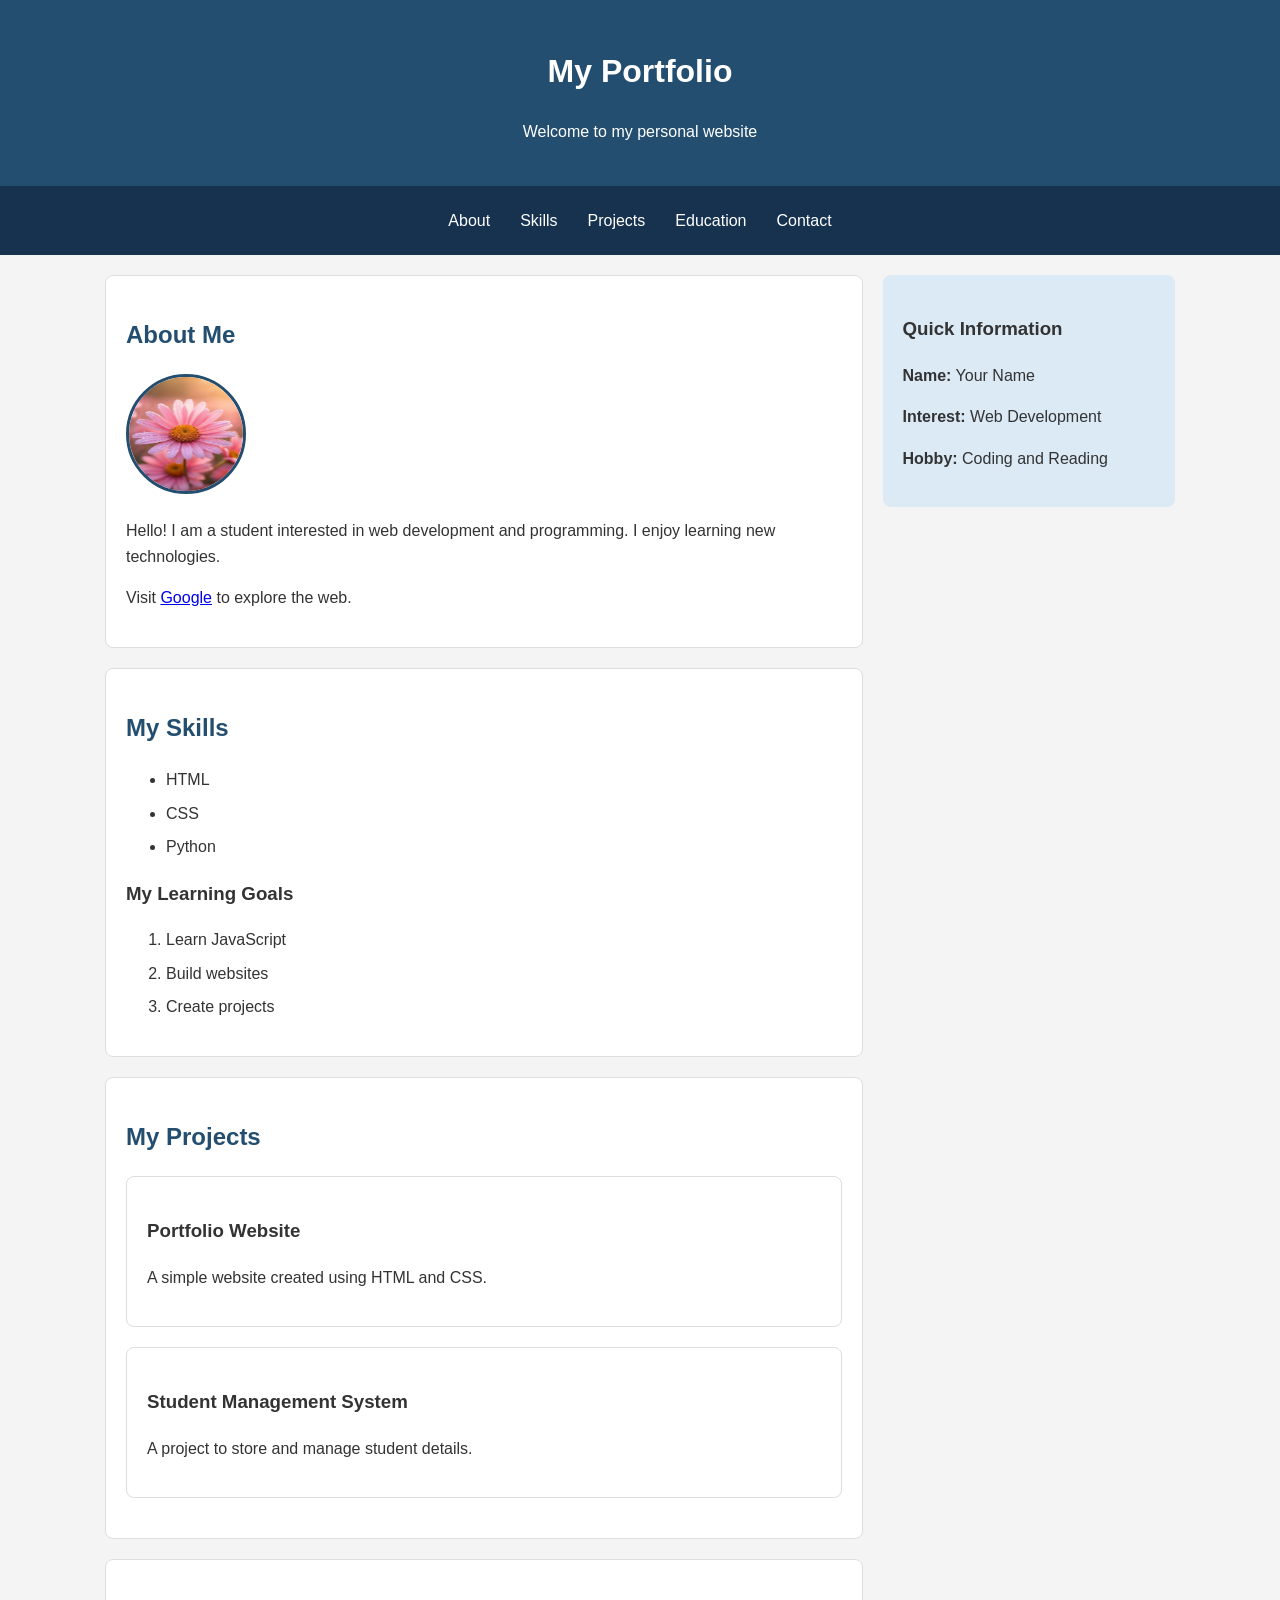
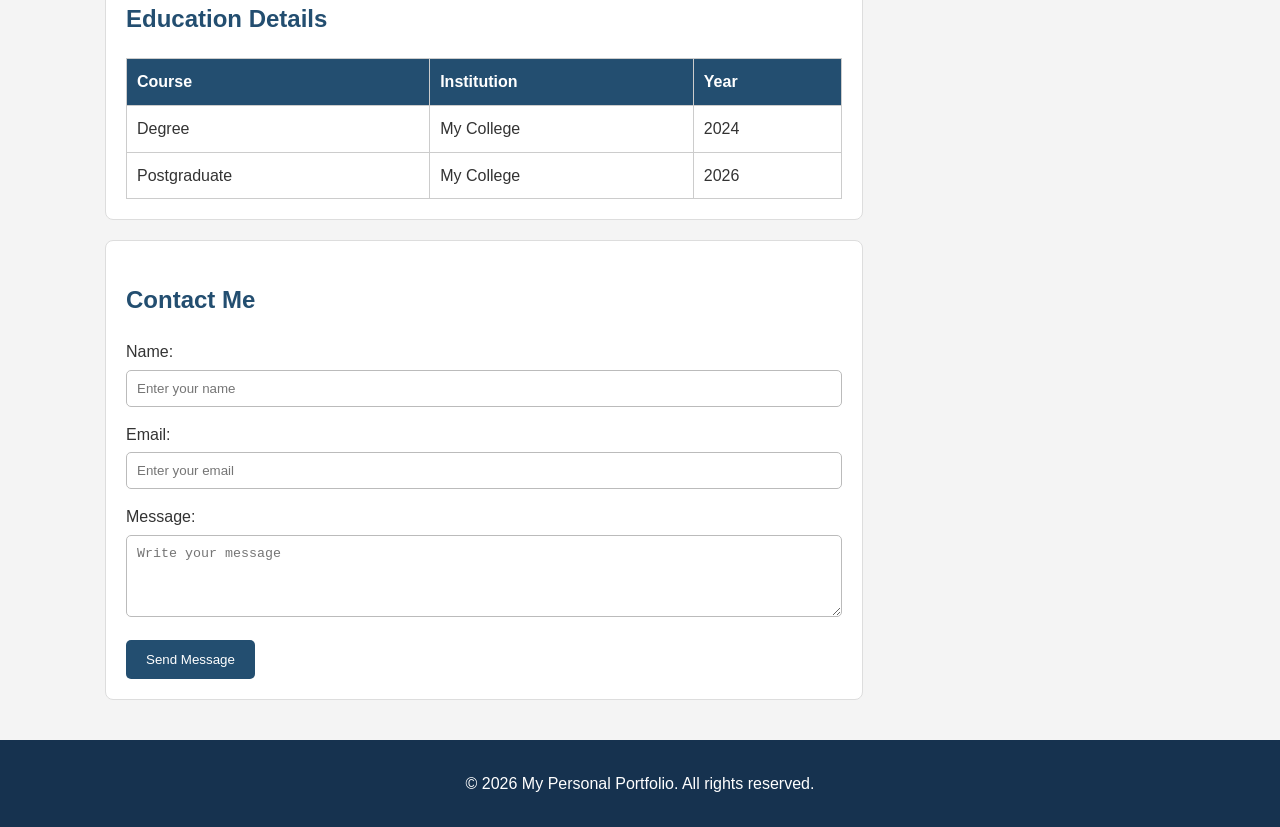
<file: index.html>
<!DOCTYPE html>
<html lang="en">
<head>
    <meta charset="UTF-8">
    <meta name="viewport" content="width=device-width, initial-scale=1.0">
    <title>My Personal Portfolio</title>
    <link rel="stylesheet" href="style.css">
</head>
<body>

    <header>
        <h1>My Portfolio</h1>
        <p>Welcome to my personal website</p>
    </header>

    <nav>
        <a href="#about">About</a>
        <a href="#skills">Skills</a>
        <a href="#projects">Projects</a>
        <a href="#education">Education</a>
        <a href="#contact">Contact</a>
    </nav>

    <div class="container">

        <main>
            <section id="about">
                <h2>About Me</h2>
                <img src="image2.jpg"
                     alt="Profile picture" class="profile">
                <p>Hello! I am a student interested in web development
                   and programming. I enjoy learning new technologies.</p>
                <p>Visit <a href="https://www.google.com">Google</a>
                   to explore the web.</p>
            </section>

            <section id="skills">
                <h2>My Skills</h2>
                <ul>
                    <li>HTML</li>
                    <li>CSS</li>
                    <li>Python</li>
                </ul>

                <h3>My Learning Goals</h3>
                <ol>
                    <li>Learn JavaScript</li>
                    <li>Build websites</li>
                    <li>Create projects</li>
                </ol>
            </section>

            <section id="projects">
                <h2>My Projects</h2>

                <article>
                    <h3>Portfolio Website</h3>
                    <p>A simple website created using HTML and CSS.</p>
                </article>

                <article>
                    <h3>Student Management System</h3>
                    <p>A project to store and manage student details.</p>
                </article>
            </section>

            <section id="education">
                <h2>Education Details</h2>
                <table>
                    <tr>
                        <th>Course</th>
                        <th>Institution</th>
                        <th>Year</th>
                    </tr>
                    <tr>
                        <td>Degree</td>
                        <td>My College</td>
                        <td>2024</td>
                    </tr>
                    <tr>
                        <td>Postgraduate</td>
                        <td>My College</td>
                        <td>2026</td>
                    </tr>
                </table>
            </section>

            <section id="contact">
                <h2>Contact Me</h2>
                <form>
                    <label for="name">Name:</label>
                    <input type="text" id="name" placeholder="Enter your name"
                           required>

                    <label for="email">Email:</label>
                    <input type="email" id="email"
                           placeholder="Enter your email" required>

                    <label for="message">Message:</label>
                    <textarea id="message" rows="4"
                              placeholder="Write your message"></textarea>

                    <button type="submit">Send Message</button>
                </form>
            </section>
        </main>

        <aside>
            <h3>Quick Information</h3>
            <p><strong>Name:</strong> Your Name</p>
            <p><strong>Interest:</strong> Web Development</p>
            <p><strong>Hobby:</strong> Coding and Reading</p>
        </aside>

    </div>

    <footer>
        <p>&copy; 2026 My Personal Portfolio. All rights reserved.</p>
    </footer>

</body>
</html>
</file>
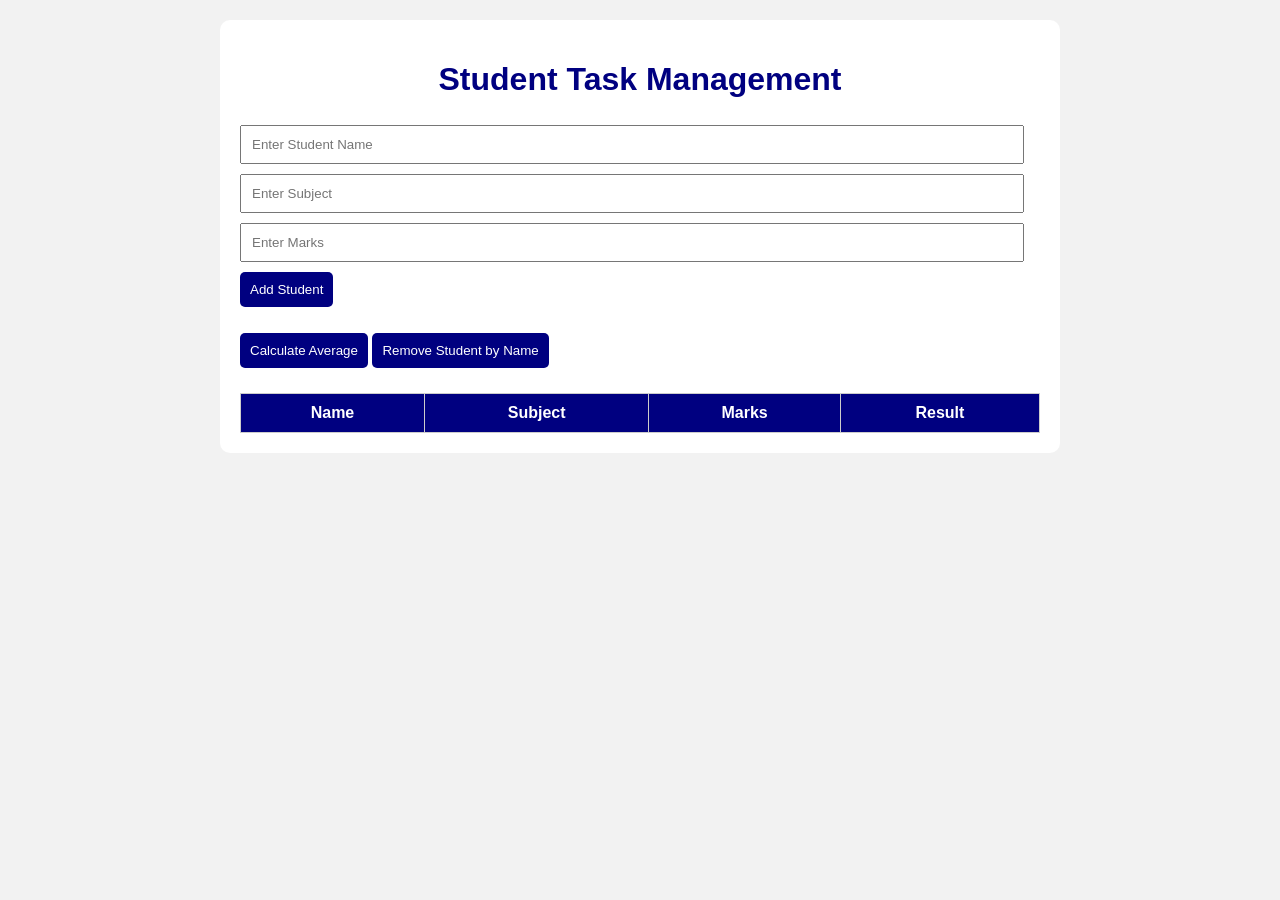
<file: task1.html>
<!DOCTYPE html>
<html lang="en">
<head>
    <meta charset="UTF-8">
    <meta name="viewport" content="width=device-width, initial-scale=1.0">
    <title>Student Task Management</title>

    <style>
        body {
            font-family: Arial, sans-serif;
            background-color: #f2f2f2;
            margin: 20px;
        }

        .container {
            max-width: 800px;
            margin: auto;
            background: white;
            padding: 20px;
            border-radius: 10px;
        }

        h1 {
            text-align: center;
            color: navy;
        }

        input, button {
            padding: 10px;
            margin: 5px 0;
        }

        input {
            width: 95%;
        }

        button {
            background-color: navy;
            color: white;
            border: none;
            cursor: pointer;
            border-radius: 5px;
        }

        button:hover {
            background-color: royalblue;
        }

        table {
            width: 100%;
            border-collapse: collapse;
            margin-top: 20px;
        }

        th, td {
            border: 1px solid #ccc;
            padding: 10px;
            text-align: center;
        }

        th {
            background-color: navy;
            color: white;
        }

        .fail {
            background-color: #ffcccc;
        }

        #message {
            color: green;
            font-weight: bold;
        }
    </style>
</head>

<body>

<div class="container">
    <h1>Student Task Management</h1>

    <form id="studentForm">
        <input type="text" id="studentName"
               placeholder="Enter Student Name">

        <input type="text" id="subject"
               placeholder="Enter Subject">

        <input type="number" id="marks"
               placeholder="Enter Marks" min="0" max="100">

        <button type="submit">Add Student</button>
    </form>

    <p id="message"></p>

    <button type="button" id="averageBtn">Calculate Average</button>
    <button type="button" id="removeBtn">Remove Student by Name</button>

    <p id="average"></p>

    <table>
        <thead>
            <tr>
                <th>Name</th>
                <th>Subject</th>
                <th>Marks</th>
                <th>Result</th>
            </tr>
        </thead>

        <tbody id="studentTable"></tbody>
    </table>
</div>

<script>
    // Array to store student objects
    let students = JSON.parse(localStorage.getItem("students")) || [];

    const form = document.getElementById("studentForm");
    const table = document.getElementById("studentTable");
    const message = document.getElementById("message");

    // Save data in localStorage
    const saveData = () => {
        localStorage.setItem("students", JSON.stringify(students));
    };

    // Display students using DOM manipulation
    function displayStudents() {
        table.innerHTML = "";

        students.forEach(function(student) {
            const row = document.createElement("tr");

            if (student.marks < 50) {
                row.classList.add("fail");
            }

            const result = student.marks >= 50 ? "Pass" : "Fail";

            row.innerHTML = `
                <td>${student.name}</td>
                <td>${student.subject}</td>
                <td>${student.marks}</td>
                <td>${result}</td>
            `;

            table.appendChild(row);
        });
    }

    // Add student
    form.addEventListener("submit", function(event) {
        event.preventDefault();

        const name = document.getElementById("studentName").value.trim();
        const subject = document.getElementById("subject").value.trim();
        const marksValue = document.getElementById("marks").value;

        if (name === "" || subject === "" || marksValue === "") {
            alert("Please fill in all fields!");
            return;
        }

        const marks = Number(marksValue);

        if (marks < 0 || marks > 100) {
            alert("Marks must be between 0 and 100!");
            return;
        }

        const student = {
            name: name,
            subject: subject,
            marks: marks
        };

        students.push(student);

        saveData();
        displayStudents();

        message.textContent = "Student added successfully!";

        setTimeout(() => {
            message.textContent = "";
        }, 3000);

        form.reset();
    });

    // Calculate average using reduce()
    document.getElementById("averageBtn").addEventListener("click", function() {
        if (students.length === 0) {
            document.getElementById("average").textContent =
                "No student records available.";
            return;
        }

        const total = students.reduce(
            (sum, student) => sum + student.marks, 0
        );

        const average = total / students.length;

        document.getElementById("average").textContent =
            "Average Marks: " + average.toFixed(2);
    });

    // Remove student by name using filter()
    document.getElementById("removeBtn").addEventListener("click", function() {
        const name = prompt("Enter the student name to remove:");

        if (name === null || name.trim() === "") {
            return;
        }

        const oldLength = students.length;

        students = students.filter(
            student => student.name.toLowerCase() !== name.trim().toLowerCase()
        );

        if (students.length === oldLength) {
            alert("Student not found!");
        } else {
            saveData();
            displayStudents();
            alert("Student record removed successfully!");
        }
    });

    // Callback function example
    function showStudents(callback) {
        callback();
    }

    showStudents(displayStudents);
</script>

</body>
</html>
</file>
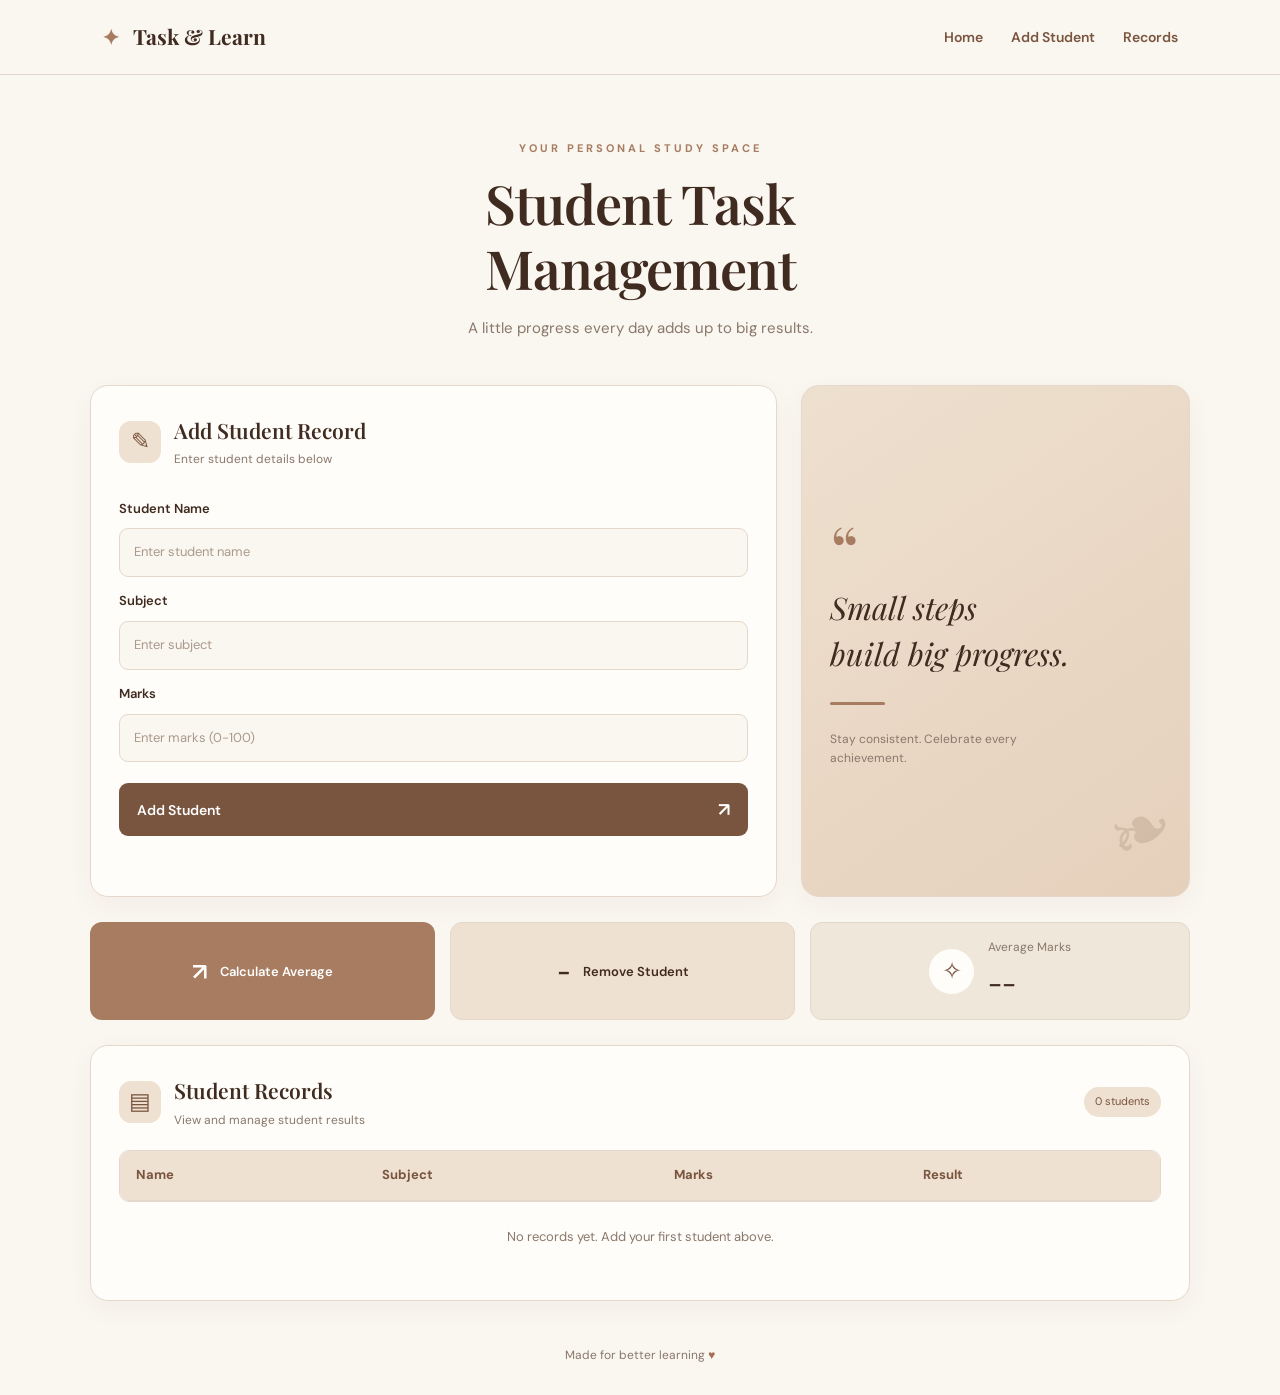
<file: taskman.html>
<!DOCTYPE html>
<html lang="en">
<head>
    <meta charset="UTF-8">
    <meta name="viewport" content="width=device-width, initial-scale=1.0">

    <title>Student Task Management</title>

    <link rel="preconnect" href="https://fonts.googleapis.com">
    <link rel="preconnect" href="https://fonts.gstatic.com" crossorigin>
    <link href="https://fonts.googleapis.com/css2?family=DM+Sans:wght@400;500;600;700&family=Playfair+Display:wght@500;600;700&display=swap" rel="stylesheet">

    <link rel="stylesheet" href="taskman.css">
</head>
<body>

    <header class="navbar">
        <a href="#" class="logo">
            <span class="logo-icon">✦</span>
            Task & Learn
        </a>

        <nav>
            <a href="#home">Home</a>
            <a href="#add-student">Add Student</a>
            <a href="#records">Records</a>
        </nav>
    </header>

    <main id="home" class="container">

        <section class="hero">
            <p class="eyebrow">YOUR PERSONAL STUDY SPACE</p>
            <h1>Student Task<br>Management</h1>
            <p class="subtitle">
                A little progress every day adds up to big results.
            </p>
        </section>

        <section class="top-layout">

            <div class="card form-card" id="add-student">
                <div class="section-heading">
                    <span class="heading-icon">✎</span>
                    <div>
                        <h2>Add Student Record</h2>
                        <p>Enter student details below</p>
                    </div>
                </div>

                <form id="studentForm">
                    <label for="name">Student Name</label>
                    <input
                        type="text"
                        id="name"
                        placeholder="Enter student name"
                        required
                    >

                    <label for="subject">Subject</label>
                    <input
                        type="text"
                        id="subject"
                        placeholder="Enter subject"
                        required
                    >

                    <label for="marks">Marks</label>
                    <input
                        type="number"
                        id="marks"
                        placeholder="Enter marks (0-100)"
                        min="0"
                        max="100"
                        step="any"
                        required
                    >

                    <button type="submit" class="primary-btn">
                        Add Student <span>↗</span>
                    </button>
                </form>

                <p id="message" class="message" aria-live="polite"></p>
            </div>

            <aside class="quote-card">
                <span class="quote-symbol">“</span>
                <p class="quote">
                    Small steps<br>build big progress.
                </p>
                <div class="quote-line"></div>
                <p class="quote-note">
                    Stay consistent. Celebrate every achievement.
                </p>
                <span class="leaf-decoration">❧</span>
            </aside>

        </section>

        <section class="stats-layout">

            <button id="averageBtn" class="action-btn">
                <span class="action-icon">↗</span>
                <span>Calculate Average</span>
            </button>

            <button id="removeBtn" class="action-btn remove-btn">
                <span class="action-icon">−</span>
                <span>Remove Student</span>
            </button>

            <div class="average-card">
                <div class="average-icon">✧</div>
                <div>
                    <p>Average Marks</p>
                    <h2 id="average">--</h2>
                </div>
            </div>

        </section>

        <section class="card records-card" id="records">
            <div class="section-heading">
                <span class="heading-icon">▤</span>
                <div>
                    <h2>Student Records</h2>
                    <p>View and manage student results</p>
                </div>
                <span id="studentCount" class="count-badge">0 students</span>
            </div>

            <div class="table-wrapper">
                <table>
                    <thead>
                        <tr>
                            <th>Name</th>
                            <th>Subject</th>
                            <th>Marks</th>
                            <th>Result</th>
                        </tr>
                    </thead>

                    <tbody id="studentTable"></tbody>
                </table>
            </div>

            <p id="emptyState" class="empty-state">
                No records yet. Add your first student above.
            </p>
        </section>

        <footer>
            <p>Made for better learning <span>♥</span></p>
        </footer>

    </main>

    <script src="taskman.js"></script>
</body>
</html>
</file>
<file: style.css>
/* General styling */
* {
    box-sizing: border-box;
}

body {
    font-family: Arial, sans-serif;
    margin: 0;
    background-color: #f4f4f4;
    color: #333;
    line-height: 1.6;
}

/* Header */
header {
    background-color: #234e70;
    color: white;
    text-align: center;
    padding: 25px;
}

/* Navigation bar */
nav {
    background-color: #16324f;
    display: flex;
    justify-content: center;
    flex-wrap: wrap;
    padding: 12px;
}

nav a {
    color: white;
    text-decoration: none;
    padding: 10px 15px;
}

nav a:hover {
    background-color: #3978a8;
    border-radius: 5px;
}

/* Main layout */
.container {
    display: flex;
    gap: 20px;
    max-width: 1100px;
    margin: 20px auto;
    padding: 0 15px;
}

main {
    flex: 3;
}

aside {
    flex: 1;
    background-color: #dceaf5;
    padding: 20px;
    border-radius: 8px;
    align-self: flex-start;
}

/* Sections */
section, article {
    background-color: white;
    padding: 20px;
    margin-bottom: 20px;
    border-radius: 8px;
    border: 1px solid #ddd;
}

h2 {
    color: #234e70;
}

.profile {
    width: 120px;
    height: 120px;
    border-radius: 50%;
    border: 3px solid #234e70;
}

/* Lists */
li {
    margin: 8px 0;
}

/* Table */
table {
    width: 100%;
    border-collapse: collapse;
}

th, td {
    border: 1px solid #ccc;
    padding: 10px;
    text-align: left;
}

th {
    background-color: #234e70;
    color: white;
}

/* Contact form */
input, textarea {
    width: 100%;
    padding: 10px;
    margin: 5px 0 15px;
    border: 1px solid #bbb;
    border-radius: 5px;
}

button {
    background-color: #234e70;
    color: white;
    padding: 12px 20px;
    border: none;
    border-radius: 5px;
    cursor: pointer;
}

button:hover {
    background-color: #3978a8;
}

/* Footer */
footer {
    background-color: #16324f;
    color: white;
    text-align: center;
    padding: 15px;
}

/* Responsive design */
@media (max-width: 700px) {
    .container {
        flex-direction: column;
    }

    nav {
        flex-direction: column;
        text-align: center;
    }

    aside {
        width: 100%;
    }

    table {
        font-size: 13px;
    }
}
</file>
<file: taskman.css>
:root {
    --cream: #faf6f0;
    --beige: #eee1d1;
    --sand: #dfc8b2;
    --brown: #79543e;
    --dark-brown: #402b20;
    --light-brown: #a77c60;
    --muted: #89786b;
    --white: #fffdf9;
    --fail: #f8e0dc;
    --pass: #e3eadb;
    --border: #e5d8ca;
}

* {
    box-sizing: border-box;
    margin: 0;
    padding: 0;
}

html {
    scroll-behavior: smooth;
}

body {
    font-family: "DM Sans", sans-serif;
    background: var(--cream);
    color: var(--dark-brown);
    line-height: 1.6;
}

/* Navigation */

.navbar {
    display: flex;
    justify-content: space-between;
    align-items: center;
    padding: 20px 8%;
    background: rgba(250, 246, 240, 0.95);
    border-bottom: 1px solid var(--border);
    position: sticky;
    top: 0;
    z-index: 10;
}

.logo {
    font-family: "Playfair Display", serif;
    font-size: 21px;
    font-weight: 700;
    color: var(--dark-brown);
    text-decoration: none;
}

.logo-icon {
    color: var(--light-brown);
    margin-right: 8px;
}

.navbar nav {
    display: flex;
    gap: 28px;
}

.navbar nav a {
    color: var(--brown);
    text-decoration: none;
    font-size: 14px;
    font-weight: 600;
    transition: color 0.2s;
}

.navbar nav a:hover {
    color: var(--light-brown);
}

/* Main layout */

.container {
    width: min(1100px, 88%);
    margin: auto;
}

.hero {
    text-align: center;
    padding: 65px 0 45px;
}

.eyebrow {
    color: var(--light-brown);
    font-size: 11px;
    font-weight: 700;
    letter-spacing: 3px;
    margin-bottom: 14px;
}

.hero h1 {
    font-family: "Playfair Display", serif;
    font-size: clamp(34px, 5vw, 54px);
    line-height: 1.2;
    font-weight: 600;
    letter-spacing: -1px;
}

.subtitle {
    color: var(--muted);
    margin-top: 15px;
    font-size: 15px;
}

/* Cards */

.top-layout {
    display: grid;
    grid-template-columns: 1.5fr 0.85fr;
    gap: 24px;
    align-items: stretch;
}

.card,
.quote-card {
    border: 1px solid var(--border);
    border-radius: 18px;
    padding: 28px;
    box-shadow: 0 8px 28px rgba(75, 49, 31, 0.045);
}

.card {
    background: var(--white);
}

.section-heading {
    display: flex;
    align-items: center;
    gap: 13px;
    margin-bottom: 24px;
}

.heading-icon {
    display: grid;
    place-items: center;
    min-width: 42px;
    height: 42px;
    border-radius: 12px;
    background: var(--beige);
    color: var(--brown);
    font-size: 23px;
}

.section-heading h2 {
    font-family: "Playfair Display", serif;
    font-size: 21px;
    font-weight: 600;
}

.section-heading p {
    color: var(--muted);
    font-size: 12px;
    margin-top: 3px;
}

/* Form */

form {
    display: flex;
    flex-direction: column;
    gap: 9px;
}

form label {
    font-size: 13px;
    font-weight: 600;
    margin-top: 5px;
}

form input {
    width: 100%;
    padding: 13px 14px;
    background: var(--cream);
    color: var(--dark-brown);
    border: 1px solid var(--border);
    border-radius: 9px;
    outline: none;
    font: inherit;
    font-size: 13px;
    transition: border-color 0.2s, box-shadow 0.2s;
}

form input::placeholder {
    color: #aa9a8c;
}

form input:focus {
    border-color: var(--light-brown);
    box-shadow: 0 0 0 3px rgba(167, 124, 96, 0.12);
}

button {
    font-family: inherit;
    cursor: pointer;
    transition: background 0.2s, transform 0.2s;
}

.primary-btn {
    display: flex;
    justify-content: space-between;
    align-items: center;
    margin-top: 12px;
    padding: 14px 18px;
    border: none;
    border-radius: 9px;
    background: var(--brown);
    color: white;
    font-size: 14px;
    font-weight: 600;
}

.primary-btn span {
    font-size: 19px;
}

.primary-btn:hover {
    background: var(--dark-brown);
    transform: translateY(-1px);
}

.message {
    min-height: 20px;
    margin-top: 12px;
    font-size: 12px;
    font-weight: 600;
}

.message.success {
    color: #54704a;
}

.message.error {
    color: #a44135;
}

/* Quote panel */

.quote-card {
    position: relative;
    overflow: hidden;
    background: linear-gradient(145deg, #eee0cf, #e5d0bb);
    display: flex;
    flex-direction: column;
    justify-content: center;
    min-height: 340px;
}

.quote-symbol {
    font-family: "Playfair Display", serif;
    font-size: 70px;
    color: var(--light-brown);
    line-height: 1;
}

.quote {
    font-family: "Playfair Display", serif;
    font-size: clamp(23px, 2.5vw, 31px);
    font-style: italic;
    line-height: 1.5;
}

.quote-line {
    width: 55px;
    height: 3px;
    background: var(--light-brown);
    margin: 25px 0;
    border-radius: 5px;
}

.quote-note {
    color: var(--muted);
    font-size: 12px;
    max-width: 220px;
}

.leaf-decoration {
    position: absolute;
    right: 16px;
    bottom: 4px;
    font-size: 76px;
    color: rgba(121, 84, 62, 0.17);
    transform: rotate(-25deg);
}

/* Action buttons and average */

.stats-layout {
    display: grid;
    grid-template-columns: 1fr 1fr 1.1fr;
    gap: 15px;
    margin: 25px 0;
    align-items: stretch;
}

.action-btn {
    display: flex;
    align-items: center;
    justify-content: center;
    gap: 12px;
    padding: 17px 12px;
    border: none;
    border-radius: 12px;
    background: var(--light-brown);
    color: white;
    font-size: 13px;
    font-weight: 600;
}

.action-btn:hover {
    background: var(--brown);
    transform: translateY(-2px);
}

.remove-btn {
    background: var(--beige);
    color: var(--dark-brown);
    border: 1px solid var(--border);
}

.remove-btn:hover {
    background: var(--sand);
}

.action-icon {
    font-size: 24px;
}

.average-card {
    display: flex;
    align-items: center;
    justify-content: center;
    gap: 14px;
    padding: 15px;
    border: 1px solid var(--border);
    border-radius: 12px;
    background: #f0e7db;
}

.average-icon {
    display: grid;
    place-items: center;
    width: 45px;
    height: 45px;
    border-radius: 50%;
    background: var(--white);
    color: var(--brown);
    font-size: 24px;
}

.average-card p {
    font-size: 12px;
    color: var(--muted);
}

.average-card h2 {
    font-family: "Playfair Display", serif;
    font-size: 29px;
    font-weight: 600;
}

/* Records table */

.records-card {
    margin-bottom: 35px;
}

.records-card .section-heading {
    margin-bottom: 20px;
}

.count-badge {
    margin-left: auto;
    padding: 6px 11px;
    border-radius: 20px;
    background: var(--beige);
    color: var(--brown);
    font-size: 11px;
    white-space: nowrap;
}

.table-wrapper {
    width: 100%;
    overflow-x: auto;
    border: 1px solid var(--border);
    border-radius: 10px;
}

table {
    width: 100%;
    border-collapse: collapse;
    text-align: left;
    font-size: 13px;
}

thead {
    background: #eee1d2;
}

th,
td {
    padding: 14px 16px;
    border-bottom: 1px solid var(--border);
}

th {
    font-weight: 700;
    color: var(--brown);
    white-space: nowrap;
}

tbody tr {
    background: var(--white);
    transition: background 0.2s;
}

tbody tr:hover {
    background: #f7f0e8;
}

tbody tr:last-child td {
    border-bottom: none;
}

tbody tr.fail {
    background: var(--fail);
}

tbody tr.pass {
    background: #f4f7f0;
}

.result-badge {
    display: inline-block;
    min-width: 57px;
    text-align: center;
    padding: 4px 10px;
    border-radius: 20px;
    font-size: 11px;
    font-weight: 700;
}

.result-pass {
    background: var(--pass);
    color: #47633c;
}

.result-fail {
    background: #f2c7c0;
    color: #8d3328;
}

.empty-state {
    text-align: center;
    color: var(--muted);
    padding: 25px 10px;
    font-size: 13px;
}

footer {
    text-align: center;
    padding: 10px 0 30px;
    color: var(--muted);
    font-size: 12px;
}

footer span {
    color: #a66c58;
}

/* Responsive design */

@media (max-width: 800px) {
    .navbar {
        padding: 16px 5%;
    }

    .navbar nav {
        gap: 14px;
    }

    .top-layout {
        grid-template-columns: 1fr;
    }

    .quote-card {
        min-height: 240px;
    }

    .stats-layout {
        grid-template-columns: 1fr 1fr;
    }

    .average-card {
        grid-column: 1 / -1;
    }
}

@media (max-width: 520px) {
    .container {
        width: 92%;
    }

    .navbar {
        align-items: flex-start;
        flex-direction: column;
        gap: 12px;
    }

    .logo {
        font-size: 19px;
    }

    .navbar nav {
        width: 100%;
        justify-content: space-between;
        gap: 8px;
    }

    .navbar nav a {
        font-size: 12px;
    }

    .hero {
        padding: 45px 0 30px;
    }

    .hero h1 {
        font-size: 35px;
    }

    .subtitle {
        font-size: 13px;
    }

    .card,
    .quote-card {
        padding: 20px;
        border-radius: 14px;
    }

    .section-heading h2 {
        font-size: 18px;
    }

    .stats-layout {
        grid-template-columns: 1fr 1fr;
        gap: 10px;
    }

    .action-btn {
        flex-direction: column;
        gap: 4px;
        padding: 13px 5px;
        font-size: 11px;
    }

    .average-card {
        justify-content: flex-start;
    }

    th,
    td {
        padding: 11px 12px;
        white-space: nowrap;
    }

    .count-badge {
        font-size: 10px;
        padding: 5px 7px;
    }
}
</file>
